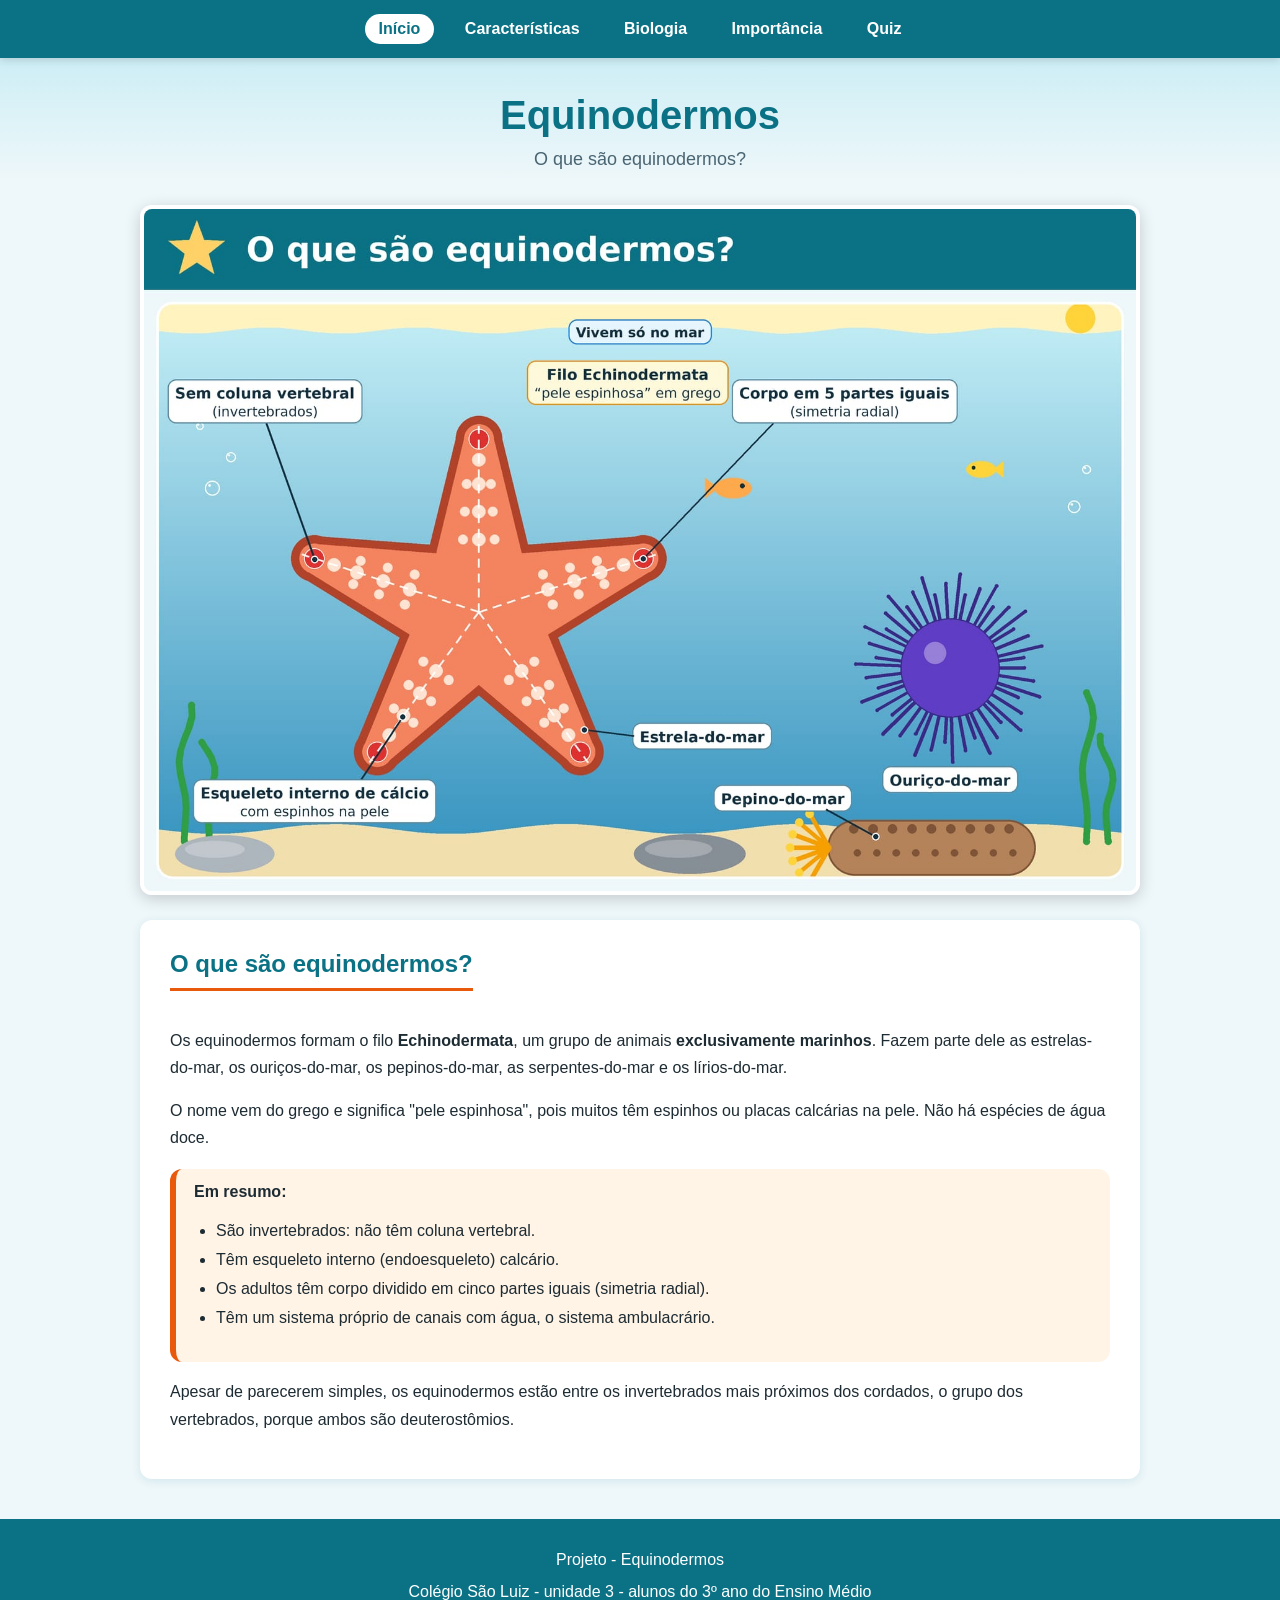
<file: index.html>
<!DOCTYPE html>
<html lang="pt-br">
<head>
    <meta charset="UTF-8">
    <meta name="viewport" content="width=device-width, initial-scale=1.0">
    <title>Início | Equinodermos</title>
    <link rel="stylesheet" href="style.css">
</head>
<body>
    <nav>
        <a href="index.html" class="ativo">Início</a>
        <a href="caracteristicas.html">Características</a>
        <a href="biologia.html">Biologia</a>
        <a href="importancia.html">Importância</a>
        <a href="quiz.html">Quiz</a>
    </nav>
    <header>
        <h1>Equinodermos</h1>
        <p class="sub">O que são equinodermos?</p>
    </header>
    <div class="hero"><img src="Imagens/pagina1.jpg" alt="Estrela-do-mar, ouriço-do-mar e pepino-do-mar, com as principais características do filo Echinodermata"></div>
    <main>
        <section>
            <h2>O que são equinodermos?</h2>
            <p>Os equinodermos formam o filo <strong>Echinodermata</strong>, um grupo de animais <strong>exclusivamente marinhos</strong>. Fazem parte dele as estrelas-do-mar, os ouriços-do-mar, os pepinos-do-mar, as serpentes-do-mar e os lírios-do-mar.</p>
            <p>O nome vem do grego e significa "pele espinhosa", pois muitos têm espinhos ou placas calcárias na pele. Não há espécies de água doce.</p>
            <div class="destaque-box"><strong>Em resumo:</strong>
                <ul class="lista-simples">
                    <li>São invertebrados: não têm coluna vertebral.</li>
                    <li>Têm esqueleto interno (endoesqueleto) calcário.</li>
                    <li>Os adultos têm corpo dividido em cinco partes iguais (simetria radial).</li>
                    <li>Têm um sistema próprio de canais com água, o sistema ambulacrário.</li>
                </ul>
            </div>
            <p>Apesar de parecerem simples, os equinodermos estão entre os invertebrados mais próximos dos cordados, o grupo dos vertebrados, porque ambos são deuterostômios.</p>
        </section>
    </main>
    <footer>
        <p>Projeto - Equinodermos</p>
        <p>Colégio São Luiz - unidade 3 - alunos do 3º ano do Ensino Médio</p>
    <script src="script.js"></script>
</body>
</html>
</file>
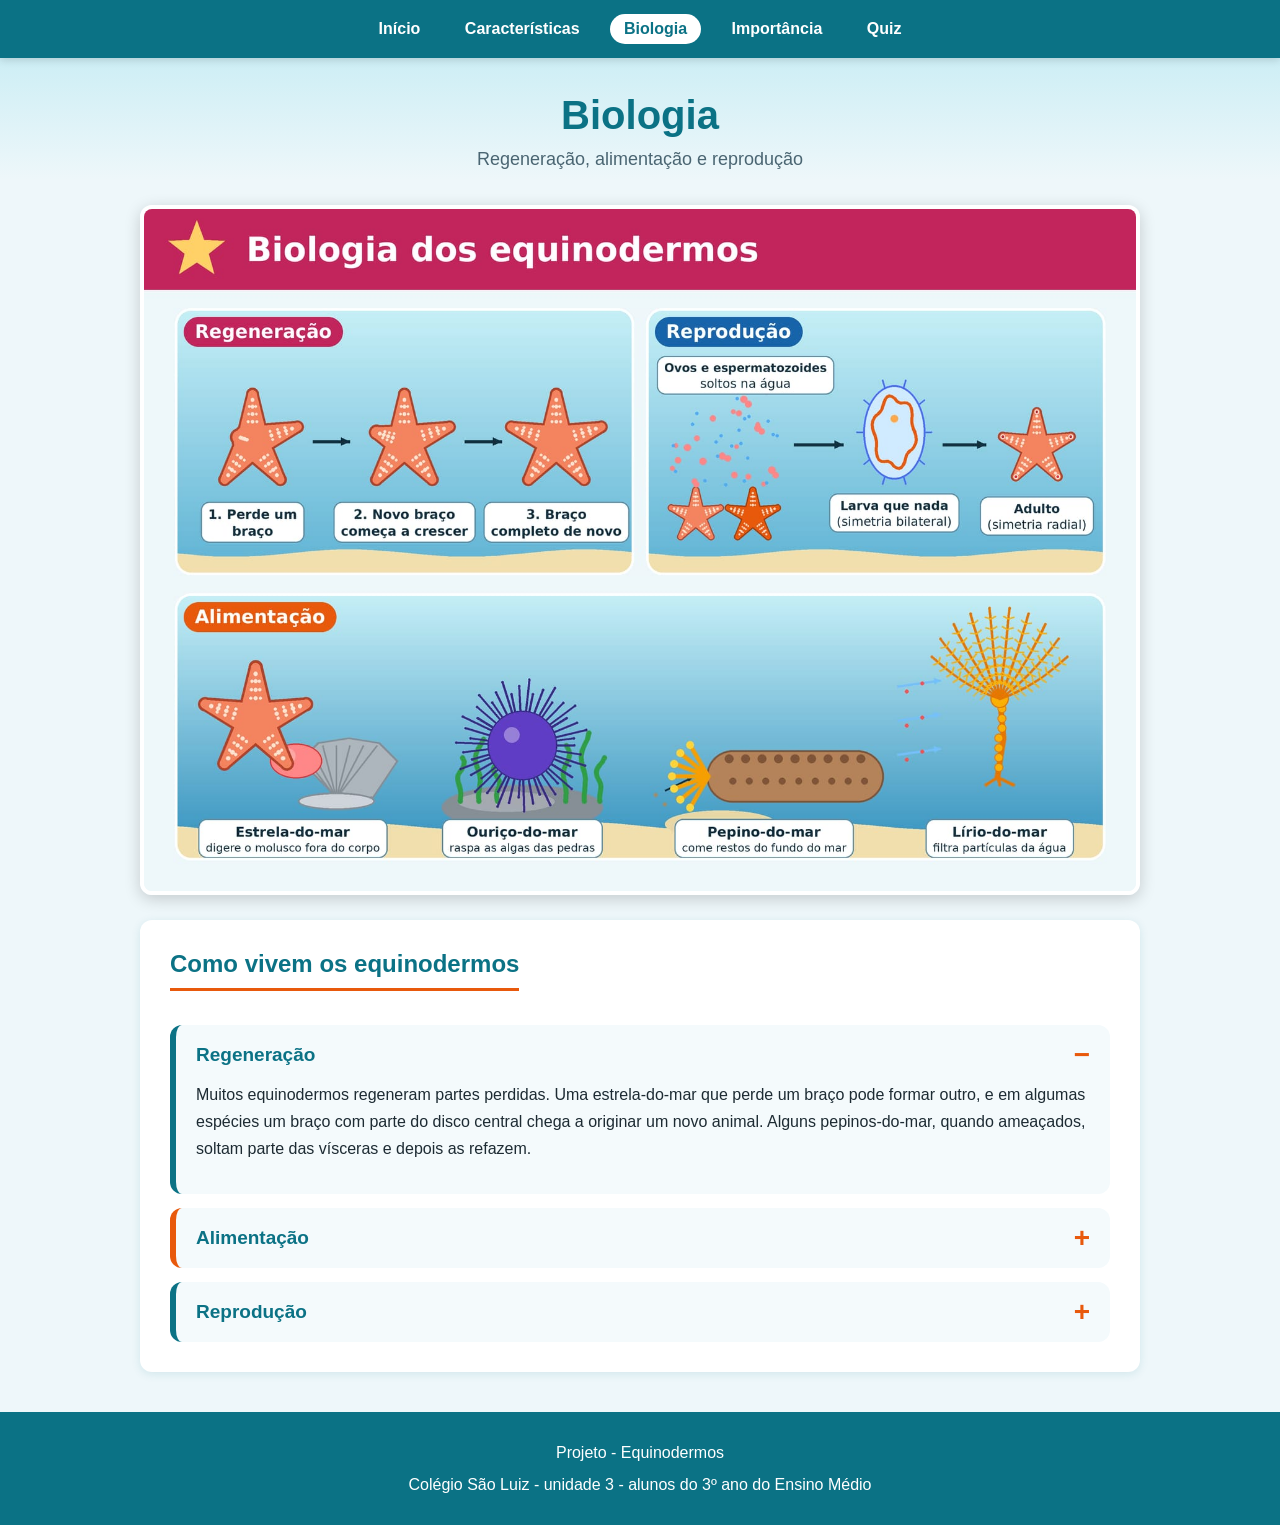
<file: biologia.html>
<!DOCTYPE html>
<html lang="pt-br">
<head>
    <meta charset="UTF-8">
    <meta name="viewport" content="width=device-width, initial-scale=1.0">
    <title>Biologia | Equinodermos</title>
    <link rel="stylesheet" href="style.css">
</head>
<body>
    <nav>
        <a href="index.html">Início</a>
        <a href="caracteristicas.html">Características</a>
        <a href="biologia.html" class="ativo">Biologia</a>
        <a href="importancia.html">Importância</a>
        <a href="quiz.html">Quiz</a>
    </nav>
    <header>
        <h1>Biologia</h1>
        <p class="sub">Regeneração, alimentação e reprodução</p>
    </header>
    <div class="hero"><img src="Imagens/pagina3.jpg" alt="Infográfico com regeneração, reprodução e alimentação dos equinodermos"></div>
    <main>
        <section>
            <h2>Como vivem os equinodermos</h2>
            <article class="acordeao aberto">
                <button class="titulo-acordeao">Regeneração <span>+</span></button>
                <div class="conteudo-acordeao">
                    <p>Muitos equinodermos regeneram partes perdidas. Uma estrela-do-mar que perde um braço pode formar outro, e em algumas espécies um braço com parte do disco central chega a originar um novo animal. Alguns pepinos-do-mar, quando ameaçados, soltam parte das vísceras e depois as refazem.</p>
                </div>
            </article>
            <article class="acordeao ">
                <button class="titulo-acordeao">Alimentação <span>+</span></button>
                <div class="conteudo-acordeao">
                    <p>A dieta varia conforme o grupo:</p>
                    <ul class="lista-simples">
                        <li><strong>Estrela-do-mar:</strong> predadora, come moluscos e digere o alimento fora do corpo, projetando o estômago.</li>
                        <li><strong>Ouriço-do-mar:</strong> herbívoro, raspa algas das pedras.</li>
                        <li><strong>Pepino-do-mar:</strong> come restos e matéria orgânica do fundo.</li>
                        <li><strong>Lírio-do-mar:</strong> filtra partículas em suspensão na água.</li>
                    </ul>
                </div>
            </article>
            <article class="acordeao ">
                <button class="titulo-acordeao">Reprodução <span>+</span></button>
                <div class="conteudo-acordeao">
                    <p>A reprodução é, em geral, sexuada, com sexos separados. Machos e fêmeas liberam espermatozoides e ovos na água, onde ocorre a fecundação externa.</p>
                    <p>Do ovo nasce uma larva que nada e tem simetria bilateral. Ao crescer, ela passa por transformações e vira um adulto de simetria radial.</p>
                </div>
            </article>
        </section>
    </main>
    <footer>
        <p>Projeto - Equinodermos</p>
        <p>Colégio São Luiz - unidade 3 - alunos do 3º ano do Ensino Médio</p>
    </footer>
    <script src="script.js"></script>
</body>
</html>
</file>
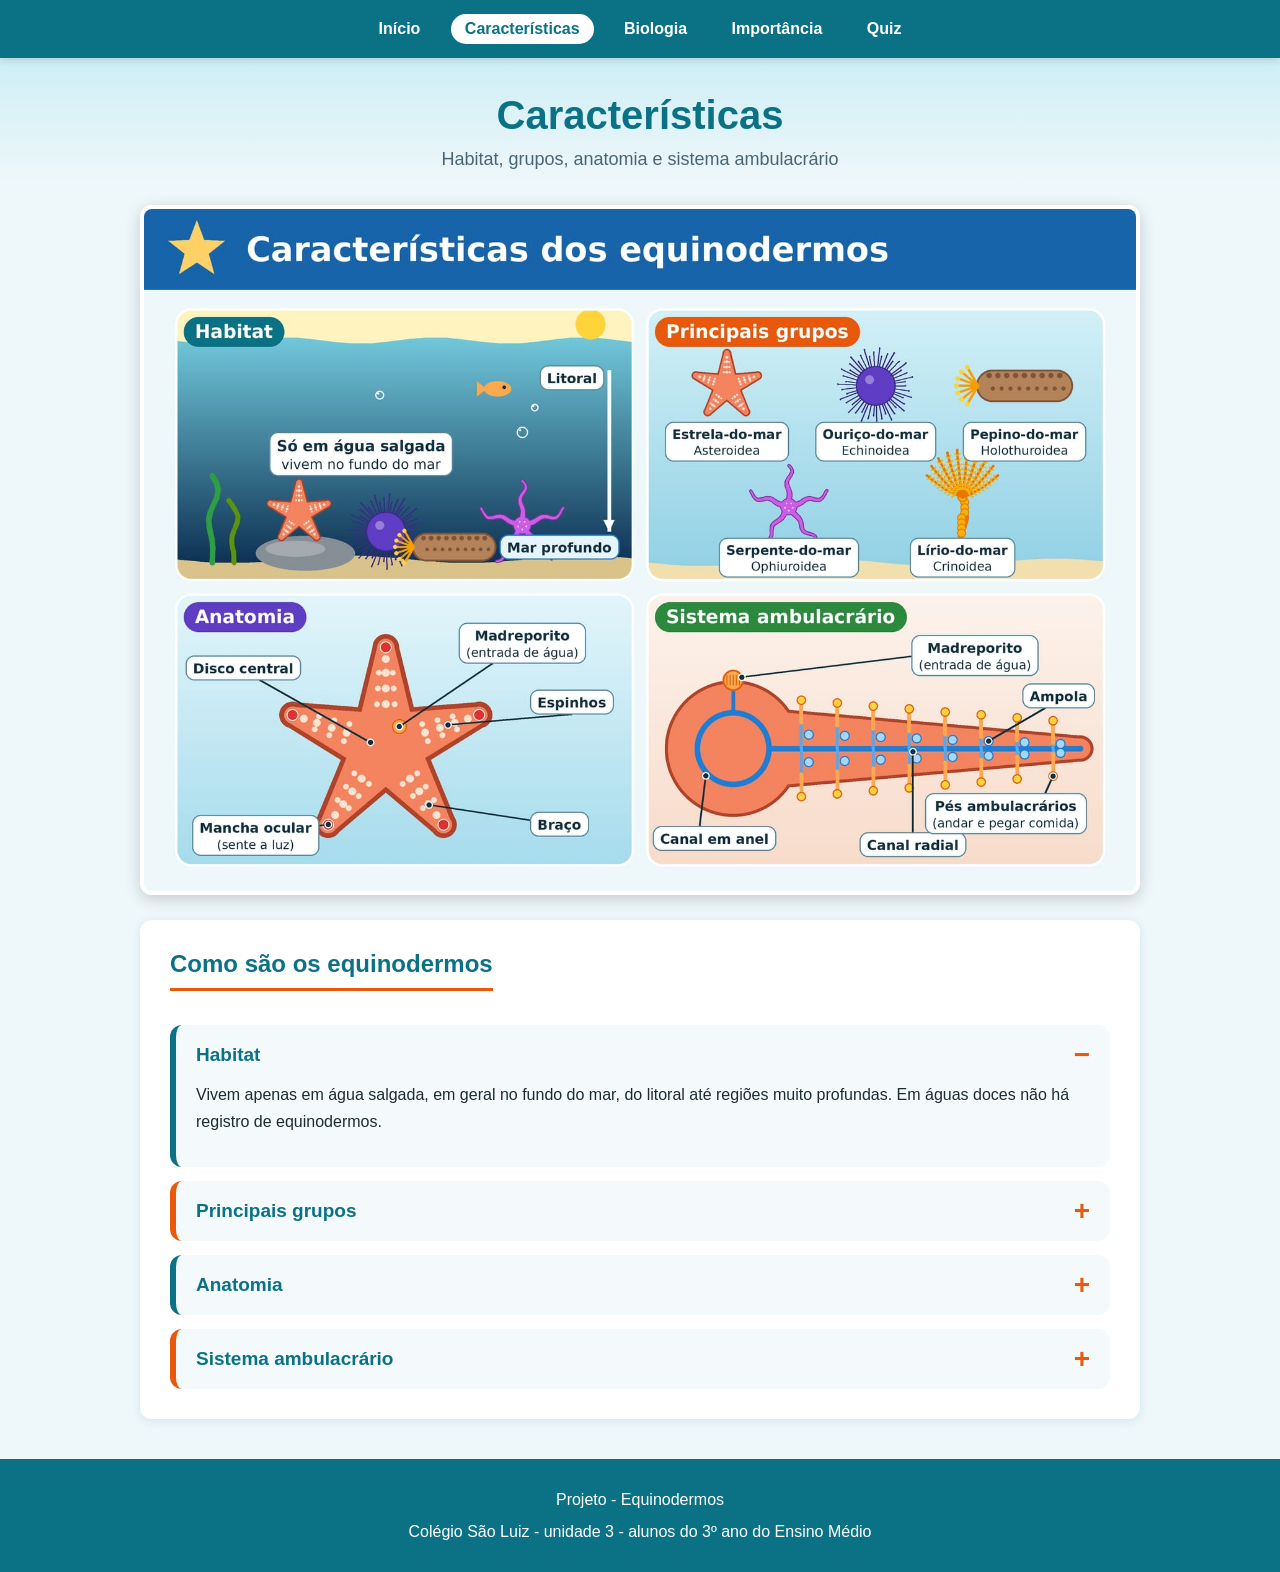
<file: caracteristicas.html>
<!DOCTYPE html>
<html lang="pt-br">
<head>
    <meta charset="UTF-8">
    <meta name="viewport" content="width=device-width, initial-scale=1.0">
    <title>Características | Equinodermos</title>
    <link rel="stylesheet" href="style.css">
</head>
<body>
    <nav>
        <a href="index.html">Início</a>
        <a href="caracteristicas.html" class="ativo">Características</a>
        <a href="biologia.html">Biologia</a>
        <a href="importancia.html">Importância</a>
        <a href="quiz.html">Quiz</a>
    </nav>
    <header>
        <h1>Características</h1>
        <p class="sub">Habitat, grupos, anatomia e sistema ambulacrário</p>
    </header>
    <div class="hero"><img src="Imagens/pagina2.jpg" alt="Infográfico com habitat, principais grupos, anatomia da estrela-do-mar e sistema ambulacrário"></div>
    <main>
        <section>
            <h2>Como são os equinodermos</h2>
            <article class="acordeao aberto">
                <button class="titulo-acordeao">Habitat <span>+</span></button>
                <div class="conteudo-acordeao">
                    <p>Vivem apenas em água salgada, em geral no fundo do mar, do litoral até regiões muito profundas. Em águas doces não há registro de equinodermos.</p>
                </div>
            </article>
            <article class="acordeao ">
                <button class="titulo-acordeao">Principais grupos <span>+</span></button>
                <div class="conteudo-acordeao">
                    <ul class="lista-simples">
                        <li><strong>Asteroidea:</strong> estrelas-do-mar, com braços ligados a um disco central.</li>
                        <li><strong>Echinoidea:</strong> ouriços-do-mar e bolachas-da-praia, com corpo globoso ou achatado e coberto de espinhos móveis.</li>
                        <li><strong>Holothuroidea:</strong> pepinos-do-mar, de corpo alongado e mole.</li>
                        <li><strong>Ophiuroidea:</strong> serpentes-do-mar, com braços finos e flexíveis.</li>
                        <li><strong>Crinoidea:</strong> lírios-do-mar, que lembram flores e filtram partículas da água.</li>
                    </ul>
                </div>
            </article>
            <article class="acordeao ">
                <button class="titulo-acordeao">Anatomia <span>+</span></button>
                <div class="conteudo-acordeao">
                    <p>Na estrela-do-mar, o corpo tem um <strong>disco central</strong> e, em geral, cinco <strong>braços</strong>. Na superfície há espinhos e o <strong>madreporito</strong>, placa por onde entra a água. Na ponta de cada braço fica uma <strong>mancha ocular</strong>, que percebe a luz.</p>
                    <p>O sistema digestório é completo, com boca e ânus, e o sistema nervoso é simples, sem cérebro. Não há coração: o sistema circulatório é reduzido.</p>
                </div>
            </article>
            <article class="acordeao ">
                <button class="titulo-acordeao">Sistema ambulacrário <span>+</span></button>
                <div class="conteudo-acordeao">
                    <p>É uma rede de canais cheios de água do mar, exclusiva dos equinodermos. A água entra pelo <strong>madreporito</strong> e passa pelo <strong>canal em anel</strong> e pelos <strong>canais radiais</strong>, chegando às <strong>ampolas</strong> e aos <strong>pés ambulacrários</strong>.</p>
                    <p>Quando as ampolas se contraem, a água empurra os pés, que se alongam e se fixam ao fundo, às vezes com ventosas. Assim o animal anda, se prende e captura alimento. As trocas de gases também acontecem em parte por esse sistema.</p>
                </div>
            </article>
        </section>
    </main>
    <footer>
        <p>Projeto - Equinodermos</p>
        <p>Colégio São Luiz - unidade 3 - alunos do 3º ano do Ensino Médio</p>
    </footer>
    <script src="script.js"></script>
</body>
</html>
</file>
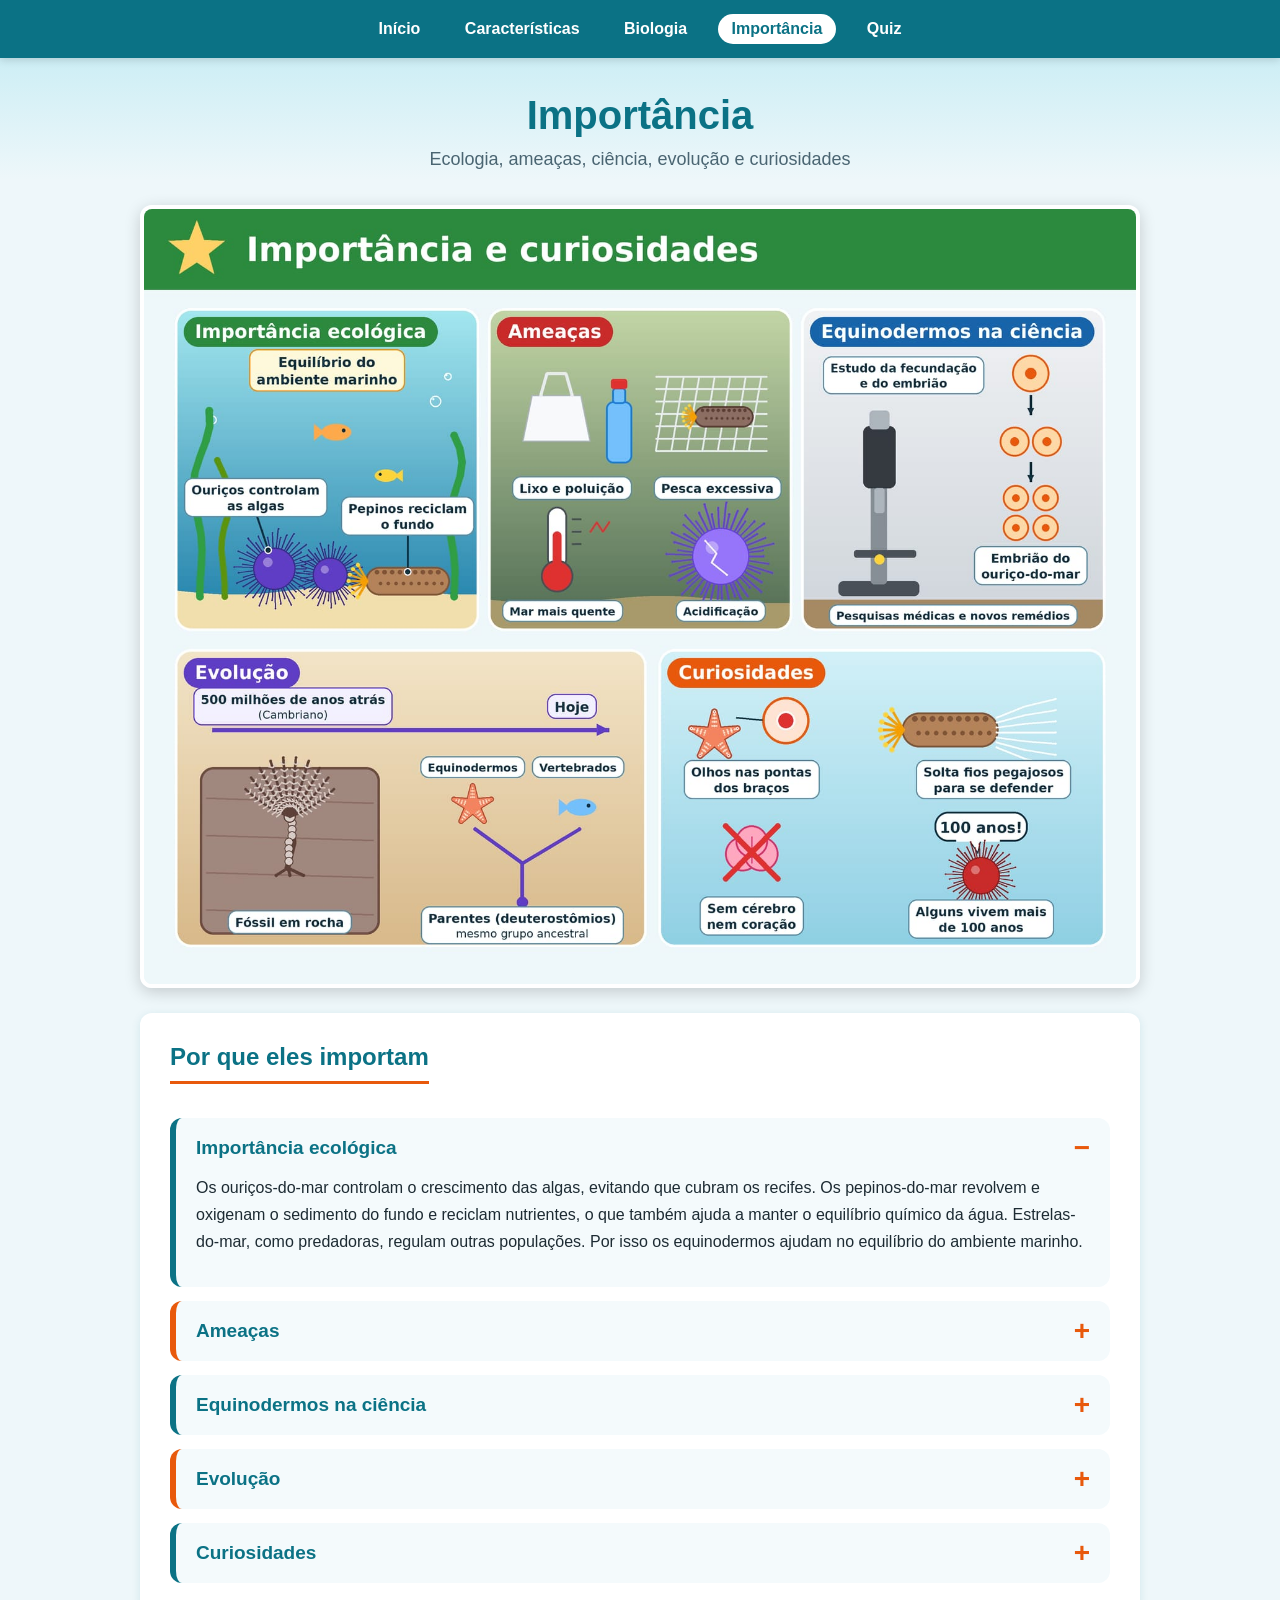
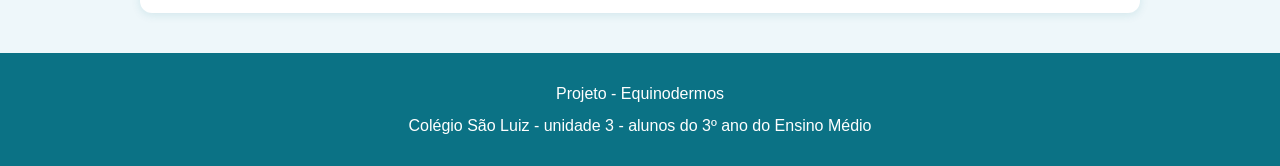
<file: importancia.html>
<!DOCTYPE html>
<html lang="pt-br">
<head>
    <meta charset="UTF-8">
    <meta name="viewport" content="width=device-width, initial-scale=1.0">
    <title>Importância | Equinodermos</title>
    <link rel="stylesheet" href="style.css">
</head>
<body>
    <nav>
        <a href="index.html">Início</a>
        <a href="caracteristicas.html">Características</a>
        <a href="biologia.html">Biologia</a>
        <a href="importancia.html" class="ativo">Importância</a>
        <a href="quiz.html">Quiz</a>
    </nav>
    <header>
        <h1>Importância</h1>
        <p class="sub">Ecologia, ameaças, ciência, evolução e curiosidades</p>
    </header>
    <div class="hero"><img src="Imagens/pagina4.jpg" alt="Infográfico com importância ecológica, ameaças, ciência, evolução e curiosidades sobre equinodermos"></div>
    <main>
        <section>
            <h2>Por que eles importam</h2>
            <article class="acordeao aberto">
                <button class="titulo-acordeao">Importância ecológica <span>+</span></button>
                <div class="conteudo-acordeao">
                    <p>Os ouriços-do-mar controlam o crescimento das algas, evitando que cubram os recifes. Os pepinos-do-mar revolvem e oxigenam o sedimento do fundo e reciclam nutrientes, o que também ajuda a manter o equilíbrio químico da água. Estrelas-do-mar, como predadoras, regulam outras populações. Por isso os equinodermos ajudam no equilíbrio do ambiente marinho.</p>
                </div>
            </article>
            <article class="acordeao ">
                <button class="titulo-acordeao">Ameaças <span>+</span></button>
                <div class="conteudo-acordeao">
                    <ul class="lista-simples">
                        <li><strong>Pesca excessiva:</strong> os pepinos-do-mar são muito procurados em mercados asiáticos, e a pesca ilegal ameaça várias espécies. Ouriços também sofrem com a pesca para consumo.</li>
                        <li><strong>Lixo e poluição:</strong> degradam os ambientes onde vivem.</li>
                        <li><strong>Mudanças climáticas:</strong> o aquecimento e a acidificação dos oceanos prejudicam recifes e animais com esqueleto calcário.</li>
                    </ul>
                </div>
            </article>
            <article class="acordeao ">
                <button class="titulo-acordeao">Equinodermos na ciência <span>+</span></button>
                <div class="conteudo-acordeao">
                    <p>Os ovos e embriões transparentes de ouriços-do-mar são muito usados em pesquisas sobre fecundação e desenvolvimento embrionário. Eles ajudam a entender como uma célula se divide e forma um organismo, e esses estudos contribuem para pesquisas médicas.</p>
                </div>
            </article>
            <article class="acordeao ">
                <button class="titulo-acordeao">Evolução <span>+</span></button>
                <div class="conteudo-acordeao">
                    <p>Os equinodermos existem há cerca de 500 milhões de anos, e há fósseis do período Cambriano. Eles e os vertebrados (cordados) são deuterostômios, ou seja, têm um ancestral comum. Evidências fósseis sugerem que os primeiros equinodermos não eram radiais, e a simetria de cinco partes surgiu depois.</p>
                </div>
            </article>
            <article class="acordeao ">
                <button class="titulo-acordeao">Curiosidades <span>+</span></button>
                <div class="conteudo-acordeao">
                    <ul class="lista-simples">
                        <li>As estrelas-do-mar têm manchas oculares nas pontas dos braços, que percebem luz.</li>
                        <li>Equinodermos não têm cérebro nem coração.</li>
                        <li>Alguns pepinos-do-mar se defendem soltando fios pegajosos.</li>
                        <li>Há mais de mil espécies de pepinos-do-mar, e cerca de 70 já foram registradas no litoral brasileiro.</li>
                        <li>Certos ouriços-do-mar vivem por muitas décadas, podendo passar de 100 anos.</li>
                    </ul>
                </div>
            </article>
        </section>
    </main>
    <footer>
        <p>Projeto - Equinodermos</p>
        <p>Colégio São Luiz - unidade 3 - alunos do 3º ano do Ensino Médio</p>
    </footer>
    <script src="script.js"></script>
</body>
</html>
</file>
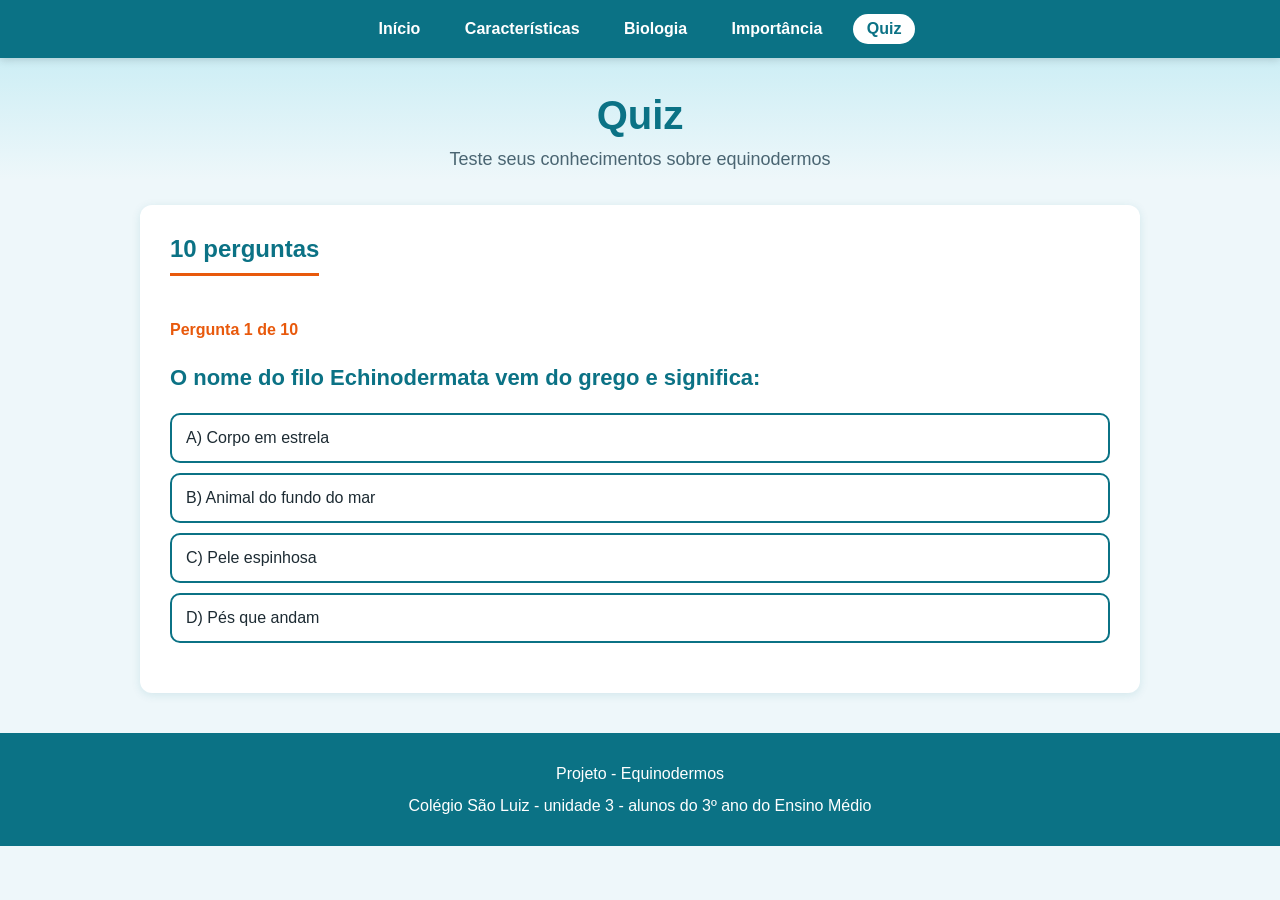
<file: quiz.html>
<!DOCTYPE html>
<html lang="pt-br">
<head>
    <meta charset="UTF-8">
    <meta name="viewport" content="width=device-width, initial-scale=1.0">
    <title>Quiz | Equinodermos</title>
    <link rel="stylesheet" href="style.css">
</head>
<body>
    <nav>
        <a href="index.html">Início</a>
        <a href="caracteristicas.html">Características</a>
        <a href="biologia.html">Biologia</a>
        <a href="importancia.html">Importância</a>
        <a href="quiz.html" class="ativo">Quiz</a>
    </nav>
    <header>
        <h1>Quiz</h1>
        <p class="sub">Teste seus conhecimentos sobre equinodermos</p>
    </header>
    <main>
        <section>
            <h2>10 perguntas</h2>
            <div id="quiz-container">
                <p id="progresso"></p>
                <h3 id="pergunta"></h3>
                <div id="alternativas"></div>
                <p id="feedback"></p>
                <button id="proxima" onclick="proximaPergunta()">Próxima pergunta</button>
            </div>
        </section>
    </main>
    <footer>
        <p>Projeto - Equinodermos</p>
        <p>Colégio São Luiz - unidade 3 - alunos do 3º ano do Ensino Médio</p>
    </footer>
    <script src="script.js"></script>
</body>
</html>
</file>
<file: style.css>
:root{--primary-color:#0b7285;--accent-color:#e8590c;--bg-light:#eef7fa;--bg-card:#f4fafc;--text-dark:#1d2b33;--radius:12px}
*{box-sizing:border-box}
html{scroll-behavior:smooth}
body{margin:0;font-family:"Segoe UI",Arial,sans-serif;background:var(--bg-light);color:var(--text-dark)}
p{line-height:1.7}
nav{background:var(--primary-color);padding:14px;position:sticky;top:0;z-index:1000;text-align:center;box-shadow:0 2px 8px rgba(0,0,0,.15)}
nav a{color:#fff;text-decoration:none;margin:0 6px;font-weight:600;display:inline-block;padding:6px 14px;border-radius:20px;transition:.2s}
nav a:hover{background:rgba(255,255,255,.2)}
nav a.ativo{background:#fff;color:var(--primary-color)}
header{text-align:center;padding:35px 20px 5px;background:linear-gradient(#cdeef5,var(--bg-light))}
header h1{margin:0 0 6px;font-size:40px;color:var(--primary-color)}
header .sub{margin:0;color:#4a6572;font-size:18px}
.hero{max-width:1000px;width:92%;margin:25px auto 0}
.hero img{width:100%;height:auto;display:block;border-radius:var(--radius);box-shadow:0 4px 16px rgba(0,0,0,.18);border:4px solid #fff}
main{width:92%;max-width:1000px;margin:auto}
section{background:#fff;margin:25px 0;padding:30px;border-radius:var(--radius);box-shadow:0 2px 10px rgba(11,114,133,.12)}
section h2{color:var(--primary-color);border-bottom:3px solid var(--accent-color);padding-bottom:10px;margin-top:0;display:inline-block}
.acordeao{background:var(--bg-card);padding:16px 20px;margin-top:14px;border-left:6px solid var(--primary-color);border-radius:var(--radius)}
.acordeao:nth-of-type(even){border-left-color:var(--accent-color)}
.titulo-acordeao{width:100%;background:transparent;border:none;padding:0;font:600 19px "Segoe UI",Arial,sans-serif;color:var(--primary-color);cursor:pointer;display:flex;justify-content:space-between;align-items:center;text-align:left;gap:12px}
.titulo-acordeao span{font-size:28px;line-height:1;color:var(--accent-color)}
.conteudo-acordeao{display:none;margin-top:12px}
.conteudo-acordeao p:first-child{margin-top:0}
.lista-simples{padding-left:22px;line-height:1.8}
.destaque-box{background:#fff4e6;border-left:6px solid var(--accent-color);padding:14px 18px;border-radius:var(--radius);margin-top:18px}
#quiz-container{margin-top:20px}
#progresso{font-weight:bold;color:var(--accent-color)}
#pergunta{color:var(--primary-color);font-size:22px}
#alternativas{display:flex;flex-direction:column;gap:10px;margin:20px 0}
#alternativas button{padding:14px;border:2px solid var(--primary-color);border-radius:10px;background:#fff;cursor:pointer;text-align:left;font-size:16px;color:var(--text-dark)}
#alternativas button:hover:not(:disabled){background:#dff3f7}
#alternativas button.correta{background:#d4edda;border-color:#2e7d32;color:#1b5e20}
#alternativas button.errada{background:#f8d7da;border-color:#c62828;color:#8e0000}
#alternativas button:disabled{cursor:default}
#feedback{margin-top:15px;padding:12px;background:var(--bg-light);border-radius:8px;font-weight:600}
#feedback:empty{display:none}
#proxima,#refazer{background:var(--primary-color);color:#fff;border:none;padding:12px 22px;border-radius:25px;cursor:pointer;font-weight:bold;font-size:16px}
#proxima{display:none}
#proxima:hover,#refazer:hover{background:var(--accent-color)}
footer{background:var(--primary-color);color:#fff;text-align:center;padding:22px 20px;margin-top:40px}
footer p{margin:5px 0}
@media(max-width:700px){header h1{font-size:28px}section{padding:20px}nav a{padding:5px 9px;font-size:14px;margin:2px}.titulo-acordeao{font-size:16px}}
</file>
